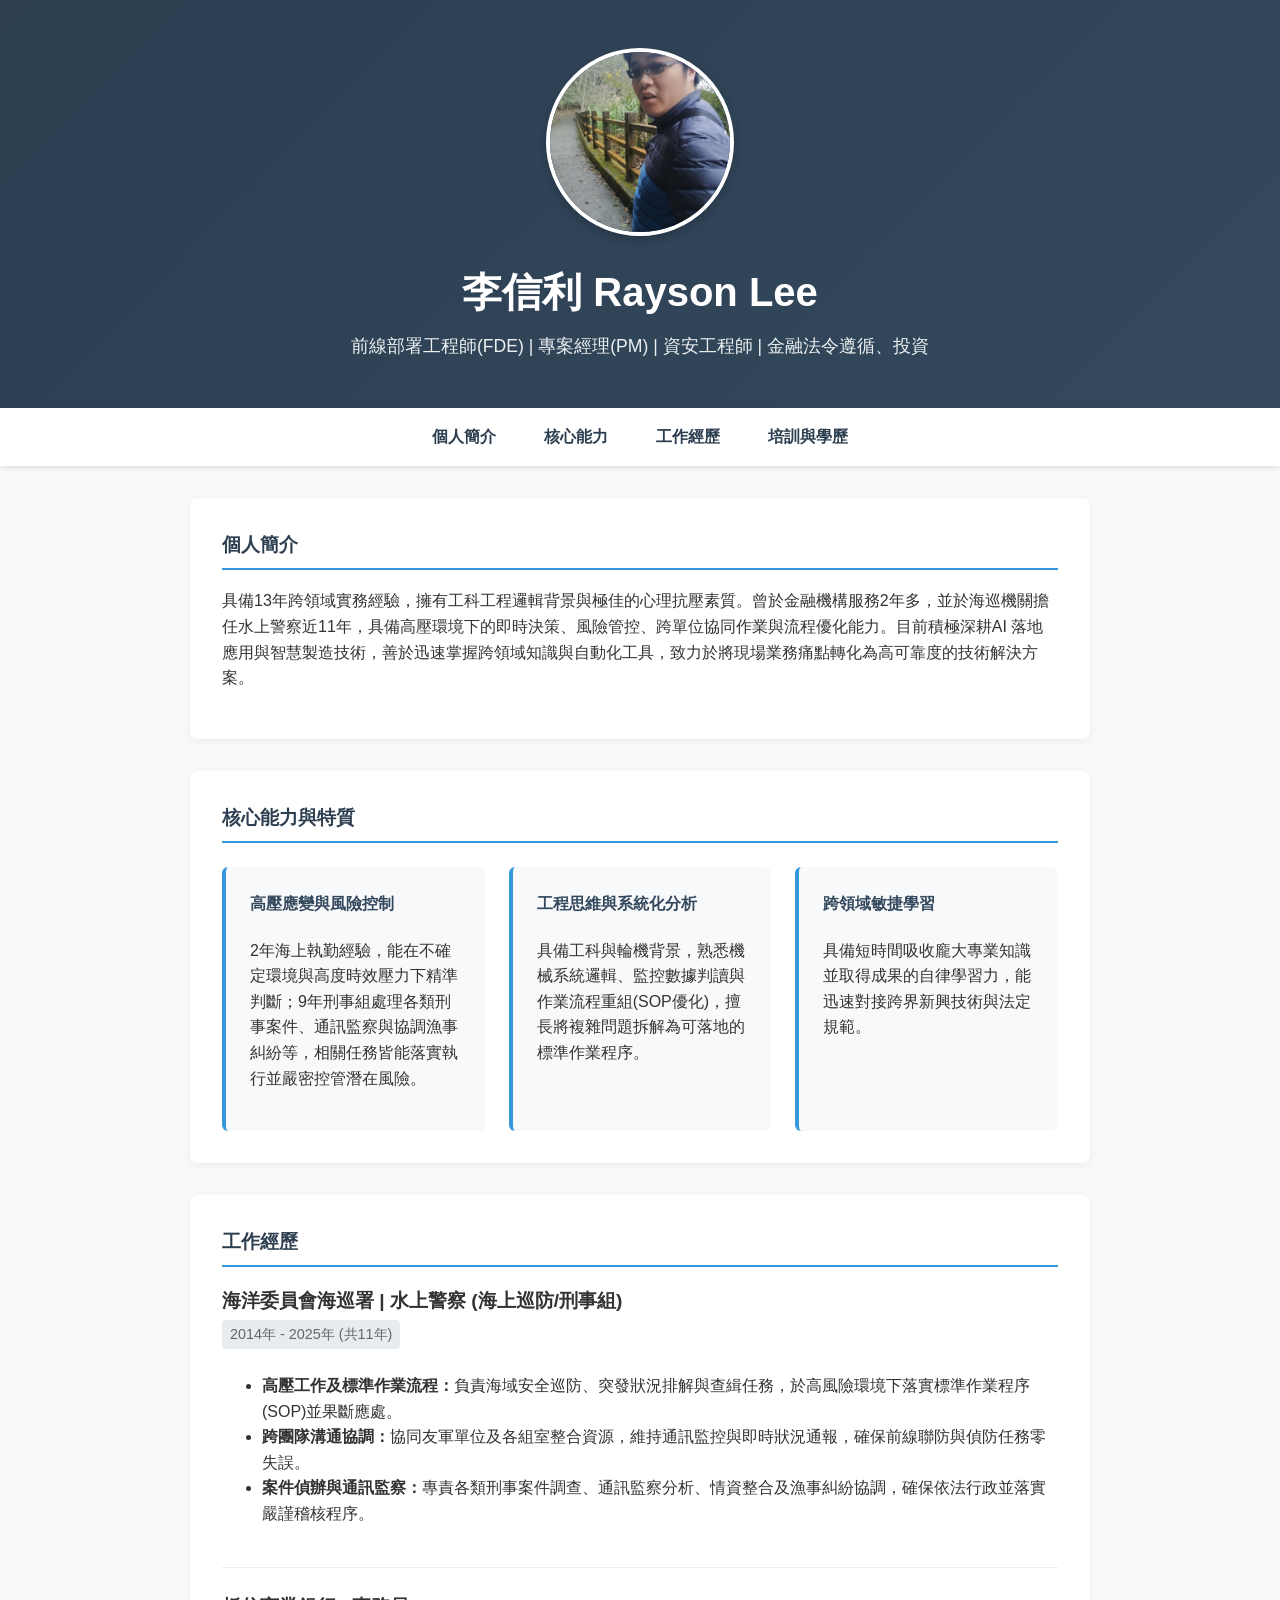
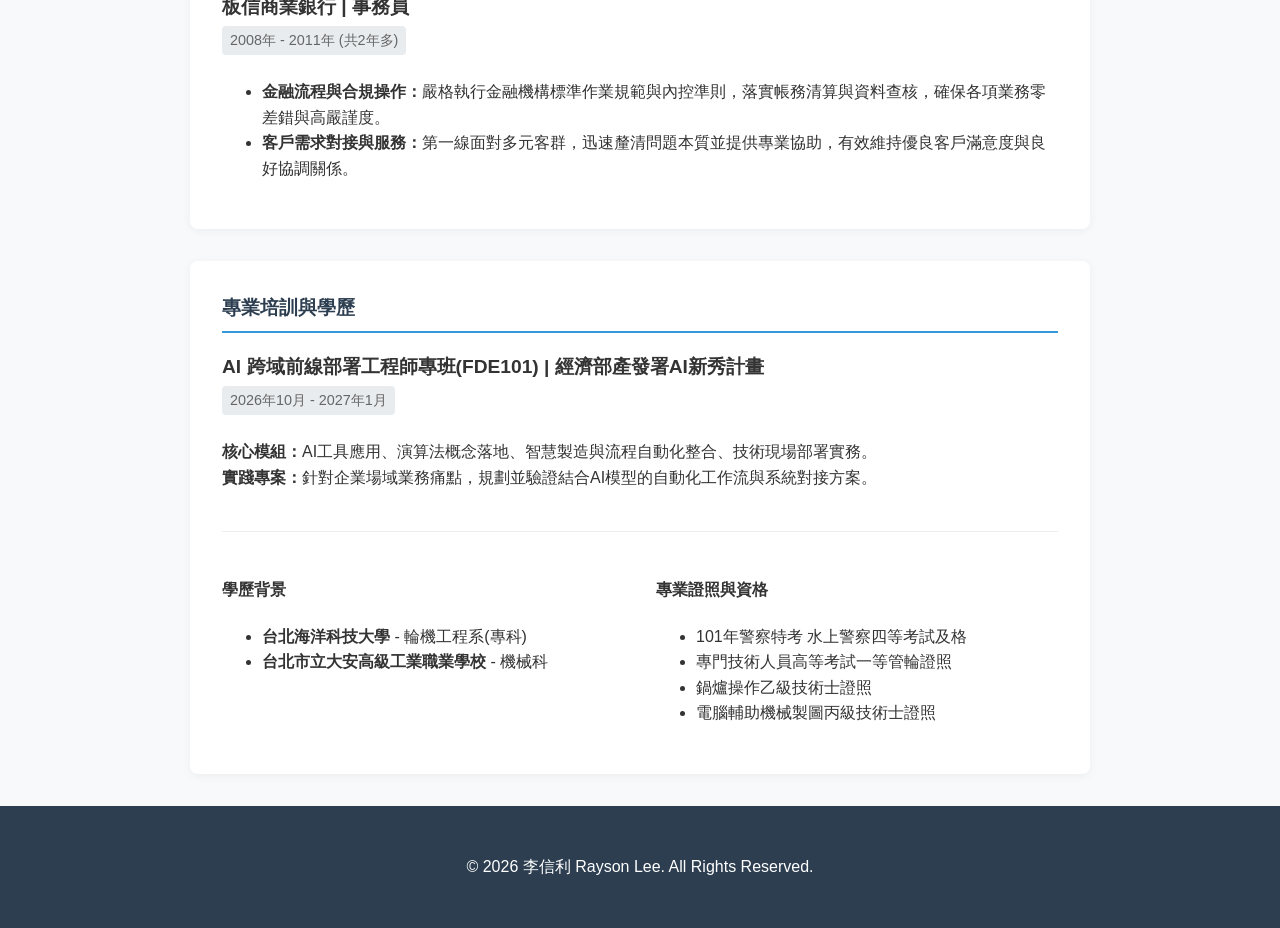
<file: index.html>
<!DOCTYPE html>
<html lang="zh-TW">
<head>
    <meta charset="UTF-8">
    <meta name="viewport" content="width=device-width, initial-scale=1.0">
    <title>李信利 Rayson Lee | 個人履歷</title>
    <link rel="stylesheet" href="style.css">
</head>
<body>
    <header>
        <div class="header-container">
            <img src="275618.jpg" alt="李信利 Rayson Lee" class="profile-img">
            <div class="header-text">
                <h1>李信利 Rayson Lee</h1>
                <h2>前線部署工程師(FDE) | 專案經理(PM) | 資安工程師 | 金融法令遵循、投資</h2>
            </div>
        </div>
    </header>

    <nav>
        <ul>
            <li><a href="#about">個人簡介</a></li>
            <li><a href="#skills">核心能力</a></li>
            <li><a href="#experience">工作經歷</a></li>
            <li><a href="#education">培訓與學歷</a></li>
        </ul>
    </nav>

    <main>
        <section id="about" class="fade-in">
            <h3>個人簡介</h3>
            <p>具備13年跨領域實務經驗，擁有工科工程邏輯背景與極佳的心理抗壓素質。曾於金融機構服務2年多，並於海巡機關擔任水上警察近11年，具備高壓環境下的即時決策、風險管控、跨單位協同作業與流程優化能力。目前積極深耕AI 落地應用與智慧製造技術，善於迅速掌握跨領域知識與自動化工具，致力於將現場業務痛點轉化為高可靠度的技術解決方案。</p>
        </section>

        <section id="skills" class="fade-in">
            <h3>核心能力與特質</h3>
            <div class="cards">
                <div class="card">
                    <h4>高壓應變與風險控制</h4>
                    <p>2年海上執勤經驗，能在不確定環境與高度時效壓力下精準判斷；9年刑事組處理各類刑事案件、通訊監察與協調漁事糾紛等，相關任務皆能落實執行並嚴密控管潛在風險。</p>
                </div>
                <div class="card">
                    <h4>工程思維與系統化分析</h4>
                    <p>具備工科與輪機背景，熟悉機械系統邏輯、監控數據判讀與作業流程重組(SOP優化)，擅長將複雜問題拆解為可落地的標準作業程序。</p>
                </div>
                <div class="card">
                    <h4>跨領域敏捷學習</h4>
                    <p>具備短時間吸收龐大專業知識並取得成果的自律學習力，能迅速對接跨界新興技術與法定規範。</p>
                </div>
            </div>
        </section>

        <section id="experience" class="fade-in">
            <h3>工作經歷</h3>
            <div class="timeline">
                <div class="timeline-item">
                    <h4>海洋委員會海巡署 | 水上警察 (海上巡防/刑事組)</h4>
                    <span class="date">2014年 - 2025年 (共11年)</span>
                    <ul>
                        <li><strong>高壓工作及標準作業流程：</strong>負責海域安全巡防、突發狀況排解與查緝任務，於高風險環境下落實標準作業程序(SOP)並果斷應處。</li>
                        <li><strong>跨團隊溝通協調：</strong>協同友軍單位及各組室整合資源，維持通訊監控與即時狀況通報，確保前線聯防與偵防任務零失誤。</li>
                        <li><strong>案件偵辦與通訊監察：</strong>專責各類刑事案件調查、通訊監察分析、情資整合及漁事糾紛協調，確保依法行政並落實嚴謹稽核程序。</li>
                    </ul>
                </div>
                <div class="timeline-item">
                    <h4>板信商業銀行 | 事務員</h4>
                    <span class="date">2008年 - 2011年 (共2年多)</span>
                    <ul>
                        <li><strong>金融流程與合規操作：</strong>嚴格執行金融機構標準作業規範與內控準則，落實帳務清算與資料查核，確保各項業務零差錯與高嚴謹度。</li>
                        <li><strong>客戶需求對接與服務：</strong>第一線面對多元客群，迅速釐清問題本質並提供專業協助，有效維持優良客戶滿意度與良好協調關係。</li>
                    </ul>
                </div>
            </div>
        </section>

        <section id="education" class="fade-in">
            <h3>專業培訓與學歷</h3>
            <div class="timeline-item">
                <h4>AI 跨域前線部署工程師專班(FDE101) | 經濟部產發署AI新秀計畫</h4>
                <span class="date">2026年10月 - 2027年1月</span>
                <p><strong>核心模組：</strong>AI工具應用、演算法概念落地、智慧製造與流程自動化整合、技術現場部署實務。<br>
                <strong>實踐專案：</strong>針對企業場域業務痛點，規劃並驗證結合AI模型的自動化工作流與系統對接方案。</p>
            </div>
            
            <div class="edu-grid">
                <div>
                    <h4>學歷背景</h4>
                    <ul>
                        <li><strong>台北海洋科技大學</strong> - 輪機工程系(專科)</li>
                        <li><strong>台北市立大安高級工業職業學校</strong> - 機械科</li>
                    </ul>
                </div>
                <div>
                    <h4>專業證照與資格</h4>
                    <ul>
                        <li>101年警察特考 水上警察四等考試及格</li>
                        <li>專門技術人員高等考試一等管輪證照</li>
                        <li>鍋爐操作乙級技術士證照</li>
                        <li>電腦輔助機械製圖丙級技術士證照</li>
                    </ul>
                </div>
            </div>
        </section>
    </main>

    <footer>
        <p>© 2026 李信利 Rayson Lee. All Rights Reserved.</p>
    </footer>

    <script src="script.js"></script>
</body>
</html>
</file>
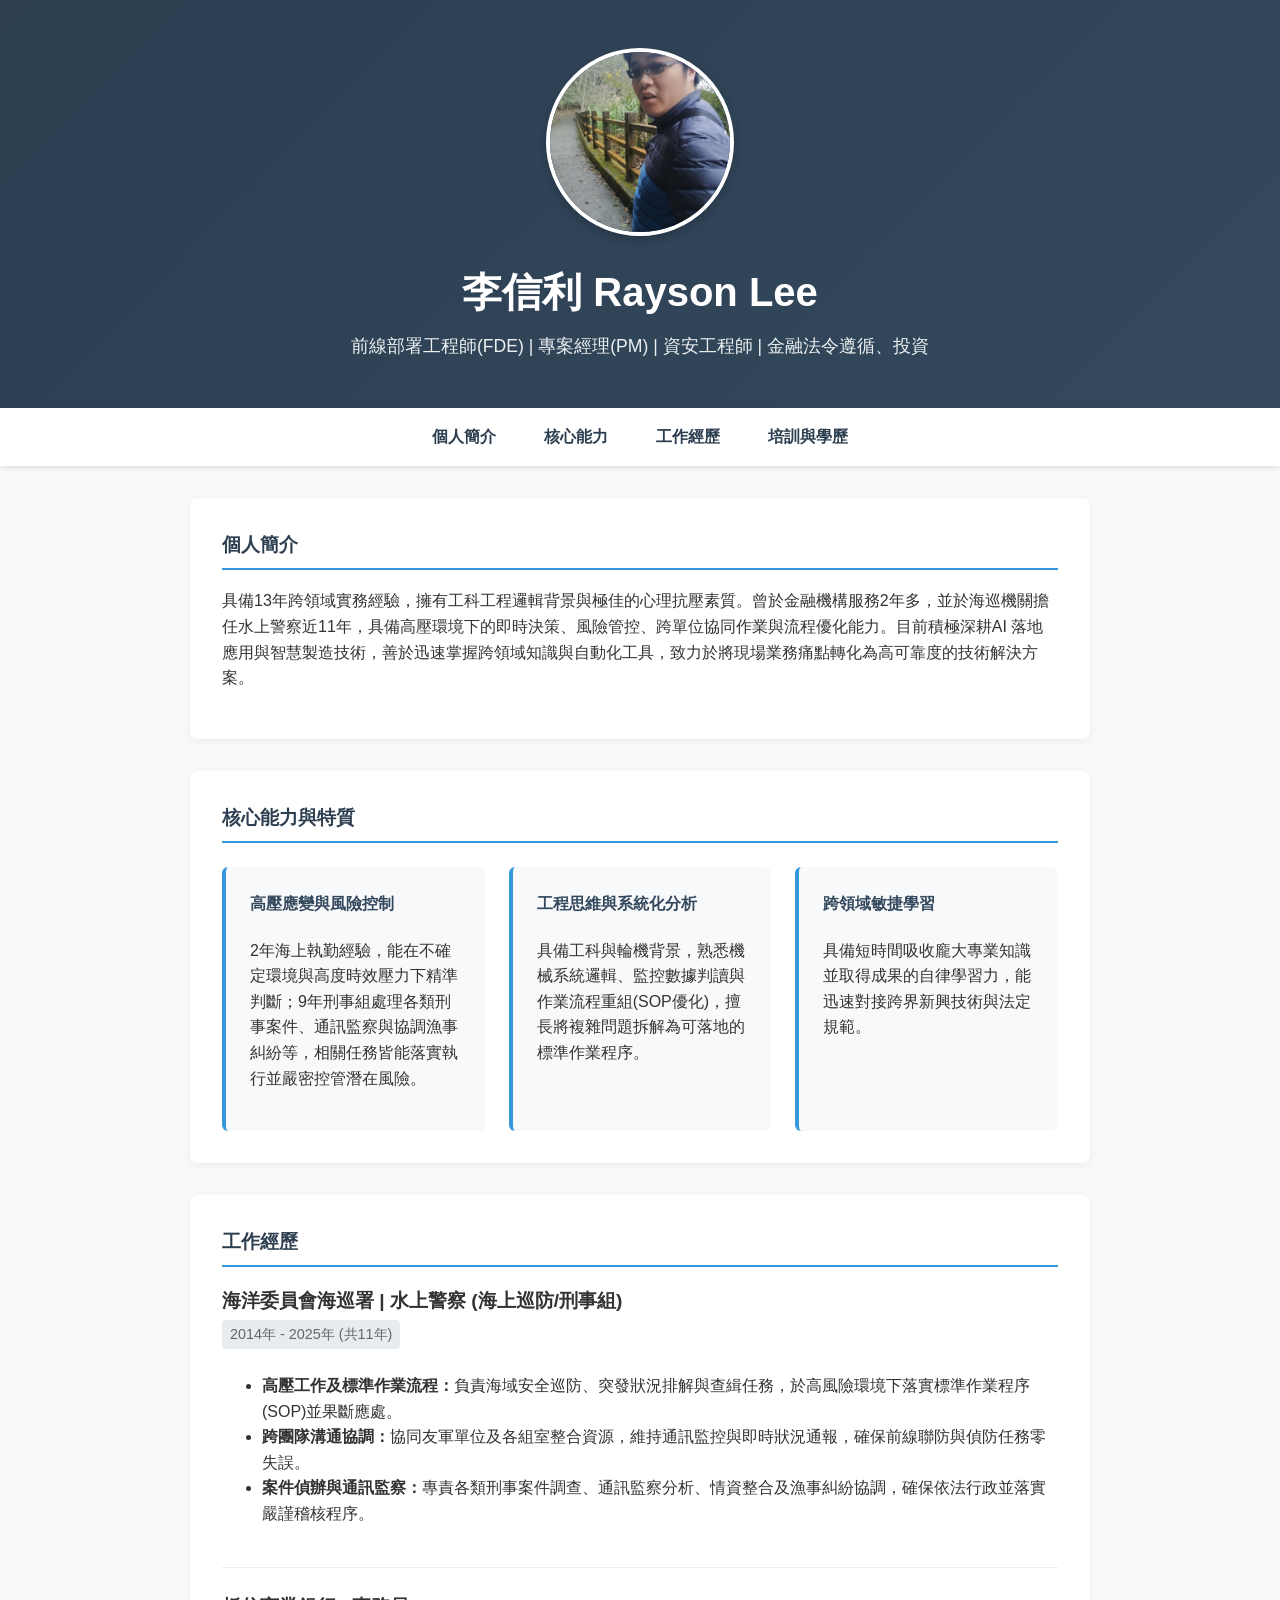
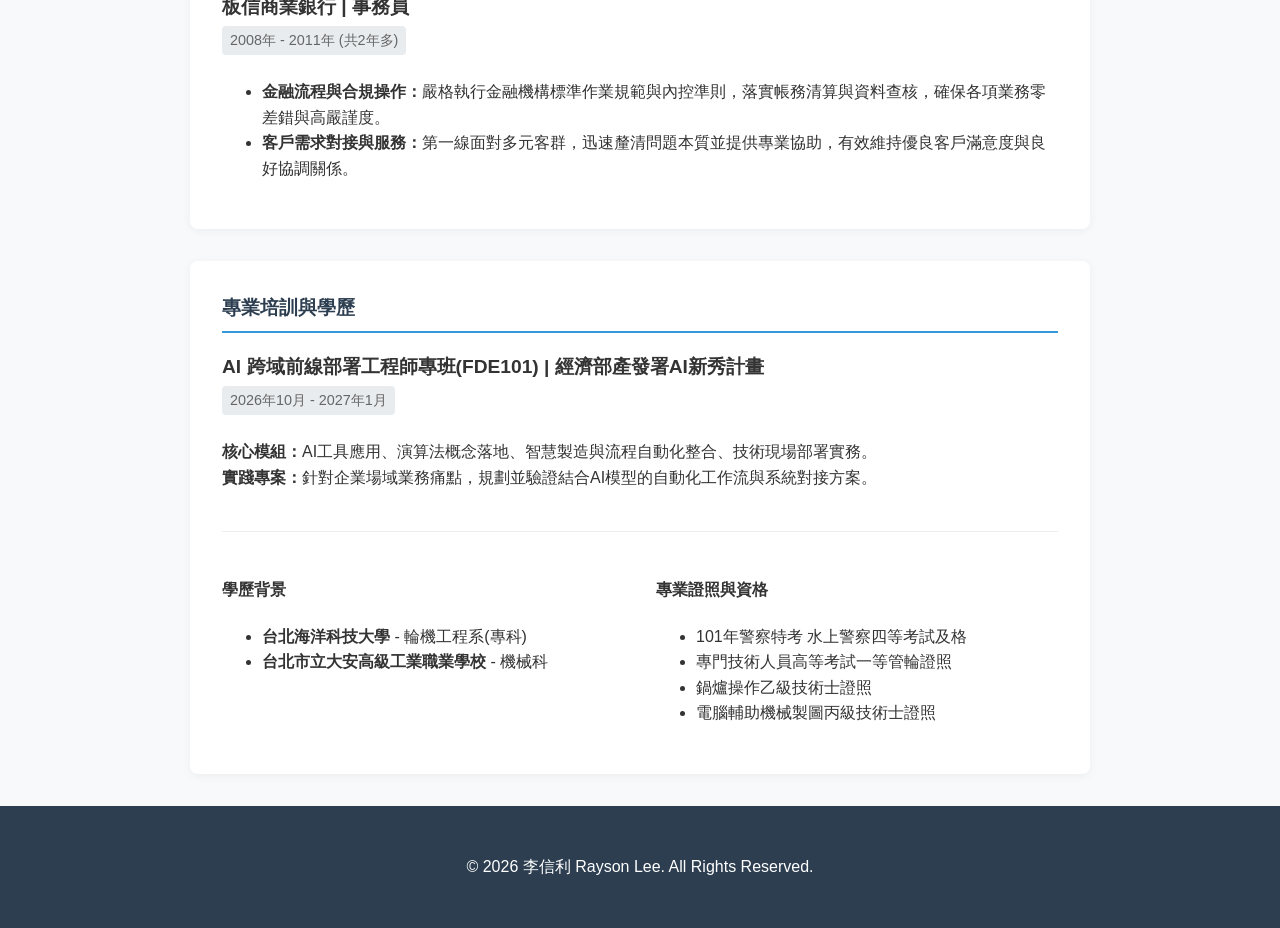
<file: me.html>
<!DOCTYPE html>
<html lang="zh-TW">
<head>
    <meta charset="UTF-8">
    <meta name="viewport" content="width=device-width, initial-scale=1.0">
    <title>李信利 Rayson Lee | 個人履歷</title>
    <link rel="stylesheet" href="style.css">
</head>
<body>
    <header>
        <div class="header-container">
            <img src="275618.jpg" alt="李信利 Rayson Lee" class="profile-img">
            <div class="header-text">
                <h1>李信利 Rayson Lee</h1>
                <h2>前線部署工程師(FDE) | 專案經理(PM) | 資安工程師 | 金融法令遵循、投資</h2>
            </div>
        </div>
    </header>

    <nav>
        <ul>
            <li><a href="#about">個人簡介</a></li>
            <li><a href="#skills">核心能力</a></li>
            <li><a href="#experience">工作經歷</a></li>
            <li><a href="#education">培訓與學歷</a></li>
        </ul>
    </nav>

    <main>
        <section id="about" class="fade-in">
            <h3>個人簡介</h3>
            <p>具備13年跨領域實務經驗，擁有工科工程邏輯背景與極佳的心理抗壓素質。曾於金融機構服務2年多，並於海巡機關擔任水上警察近11年，具備高壓環境下的即時決策、風險管控、跨單位協同作業與流程優化能力。目前積極深耕AI 落地應用與智慧製造技術，善於迅速掌握跨領域知識與自動化工具，致力於將現場業務痛點轉化為高可靠度的技術解決方案。</p>
        </section>

        <section id="skills" class="fade-in">
            <h3>核心能力與特質</h3>
            <div class="cards">
                <div class="card">
                    <h4>高壓應變與風險控制</h4>
                    <p>2年海上執勤經驗，能在不確定環境與高度時效壓力下精準判斷；9年刑事組處理各類刑事案件、通訊監察與協調漁事糾紛等，相關任務皆能落實執行並嚴密控管潛在風險。</p>
                </div>
                <div class="card">
                    <h4>工程思維與系統化分析</h4>
                    <p>具備工科與輪機背景，熟悉機械系統邏輯、監控數據判讀與作業流程重組(SOP優化)，擅長將複雜問題拆解為可落地的標準作業程序。</p>
                </div>
                <div class="card">
                    <h4>跨領域敏捷學習</h4>
                    <p>具備短時間吸收龐大專業知識並取得成果的自律學習力，能迅速對接跨界新興技術與法定規範。</p>
                </div>
            </div>
        </section>

        <section id="experience" class="fade-in">
            <h3>工作經歷</h3>
            <div class="timeline">
                <div class="timeline-item">
                    <h4>海洋委員會海巡署 | 水上警察 (海上巡防/刑事組)</h4>
                    <span class="date">2014年 - 2025年 (共11年)</span>
                    <ul>
                        <li><strong>高壓工作及標準作業流程：</strong>負責海域安全巡防、突發狀況排解與查緝任務，於高風險環境下落實標準作業程序(SOP)並果斷應處。</li>
                        <li><strong>跨團隊溝通協調：</strong>協同友軍單位及各組室整合資源，維持通訊監控與即時狀況通報，確保前線聯防與偵防任務零失誤。</li>
                        <li><strong>案件偵辦與通訊監察：</strong>專責各類刑事案件調查、通訊監察分析、情資整合及漁事糾紛協調，確保依法行政並落實嚴謹稽核程序。</li>
                    </ul>
                </div>
                <div class="timeline-item">
                    <h4>板信商業銀行 | 事務員</h4>
                    <span class="date">2008年 - 2011年 (共2年多)</span>
                    <ul>
                        <li><strong>金融流程與合規操作：</strong>嚴格執行金融機構標準作業規範與內控準則，落實帳務清算與資料查核，確保各項業務零差錯與高嚴謹度。</li>
                        <li><strong>客戶需求對接與服務：</strong>第一線面對多元客群，迅速釐清問題本質並提供專業協助，有效維持優良客戶滿意度與良好協調關係。</li>
                    </ul>
                </div>
            </div>
        </section>

        <section id="education" class="fade-in">
            <h3>專業培訓與學歷</h3>
            <div class="timeline-item">
                <h4>AI 跨域前線部署工程師專班(FDE101) | 經濟部產發署AI新秀計畫</h4>
                <span class="date">2026年10月 - 2027年1月</span>
                <p><strong>核心模組：</strong>AI工具應用、演算法概念落地、智慧製造與流程自動化整合、技術現場部署實務。<br>
                <strong>實踐專案：</strong>針對企業場域業務痛點，規劃並驗證結合AI模型的自動化工作流與系統對接方案。</p>
            </div>
            
            <div class="edu-grid">
                <div>
                    <h4>學歷背景</h4>
                    <ul>
                        <li><strong>台北海洋科技大學</strong> - 輪機工程系(專科)</li>
                        <li><strong>台北市立大安高級工業職業學校</strong> - 機械科</li>
                    </ul>
                </div>
                <div>
                    <h4>專業證照與資格</h4>
                    <ul>
                        <li>101年警察特考 水上警察四等考試及格</li>
                        <li>專門技術人員高等考試一等管輪證照</li>
                        <li>鍋爐操作乙級技術士證照</li>
                        <li>電腦輔助機械製圖丙級技術士證照</li>
                    </ul>
                </div>
            </div>
        </section>
    </main>

    <footer>
        <p>© 2026 李信利 Rayson Lee. All Rights Reserved.</p>
    </footer>

    <script src="script.js"></script>
</body>
</html>
</file>
<file: style.css>
:root {
    --primary-color: #2c3e50;
    --secondary-color: #34495e;
    --accent-color: #3498db;
    --bg-color: #f8f9fa;
    --text-color: #333;
}

body {
    font-family: 'Segoe UI', Tahoma, Geneva, Verdana, sans-serif;
    line-height: 1.6;
    margin: 0;
    padding: 0;
    background-color: var(--bg-color);
    color: var(--text-color);
}

header {
    background: linear-gradient(135deg, var(--primary-color), var(--secondary-color));
    color: white;
    padding: 3rem 1rem;
    text-align: center;
}

.header-container {
    max-width: 800px;
    margin: auto;
    display: flex;
    flex-direction: column;
    align-items: center;
    gap: 1.5rem;
}

.profile-img {
    width: 180px;
    height: 180px;
    border-radius: 50%;
    object-fit: cover;
    border: 4px solid white;
    box-shadow: 0 4px 10px rgba(0,0,0,0.2);
}

header h1 {
    margin: 0;
    font-size: 2.5rem;
}

header h2 {
    margin: 0.5rem 0 0;
    font-size: 1.1rem;
    font-weight: 300;
    color: #ecf0f1;
}

nav {
    background-color: white;
    box-shadow: 0 2px 5px rgba(0,0,0,0.1);
    position: sticky;
    top: 0;
    z-index: 100;
}

nav ul {
    list-style: none;
    margin: 0;
    padding: 0;
    display: flex;
    justify-content: center;
}

nav ul li a {
    display: block;
    padding: 1rem 1.5rem;
    text-decoration: none;
    color: var(--primary-color);
    font-weight: bold;
    transition: color 0.3s;
}

nav ul li a:hover {
    color: var(--accent-color);
}

main {
    max-width: 900px;
    margin: 2rem auto;
    padding: 0 1rem;
}

section {
    background: white;
    margin-bottom: 2rem;
    padding: 2rem;
    border-radius: 8px;
    box-shadow: 0 2px 10px rgba(0,0,0,0.05);
}

h3 {
    color: var(--primary-color);
    border-bottom: 2px solid var(--accent-color);
    padding-bottom: 0.5rem;
    margin-top: 0;
}

/* Cards for Skills */
.cards {
    display: grid;
    grid-template-columns: repeat(auto-fit, minmax(250px, 1fr));
    gap: 1.5rem;
    margin-top: 1.5rem;
}

.card {
    background: var(--bg-color);
    padding: 1.5rem;
    border-radius: 6px;
    border-left: 4px solid var(--accent-color);
}

.card h4 {
    margin-top: 0;
    color: var(--secondary-color);
}

/* Timeline for Experience */
.timeline-item {
    margin-bottom: 1.5rem;
    padding-bottom: 1.5rem;
    border-bottom: 1px solid #eee;
}

.timeline-item:last-child {
    border-bottom: none;
    margin-bottom: 0;
    padding-bottom: 0;
}

.timeline-item h4 {
    margin: 0 0 0.2rem 0;
    font-size: 1.2rem;
}

.date {
    display: inline-block;
    color: #666;
    font-size: 0.9rem;
    margin-bottom: 0.5rem;
    background: #e9ecef;
    padding: 0.2rem 0.5rem;
    border-radius: 4px;
}

.edu-grid {
    display: grid;
    grid-template-columns: repeat(auto-fit, minmax(300px, 1fr));
    gap: 2rem;
    margin-top: 1.5rem;
}

footer {
    text-align: center;
    padding: 2rem;
    background: var(--primary-color);
    color: white;
    margin-top: 2rem;
}

/* Simple Animation */
.fade-in {
    opacity: 0;
    transform: translateY(20px);
    transition: opacity 0.6s ease-out, transform 0.6s ease-out;
}

.fade-in.visible {
    opacity: 1;
    transform: translateY(0);
}

@media (max-width: 600px) {
    nav ul {
        flex-direction: column;
        text-align: center;
    }
}
</file>
